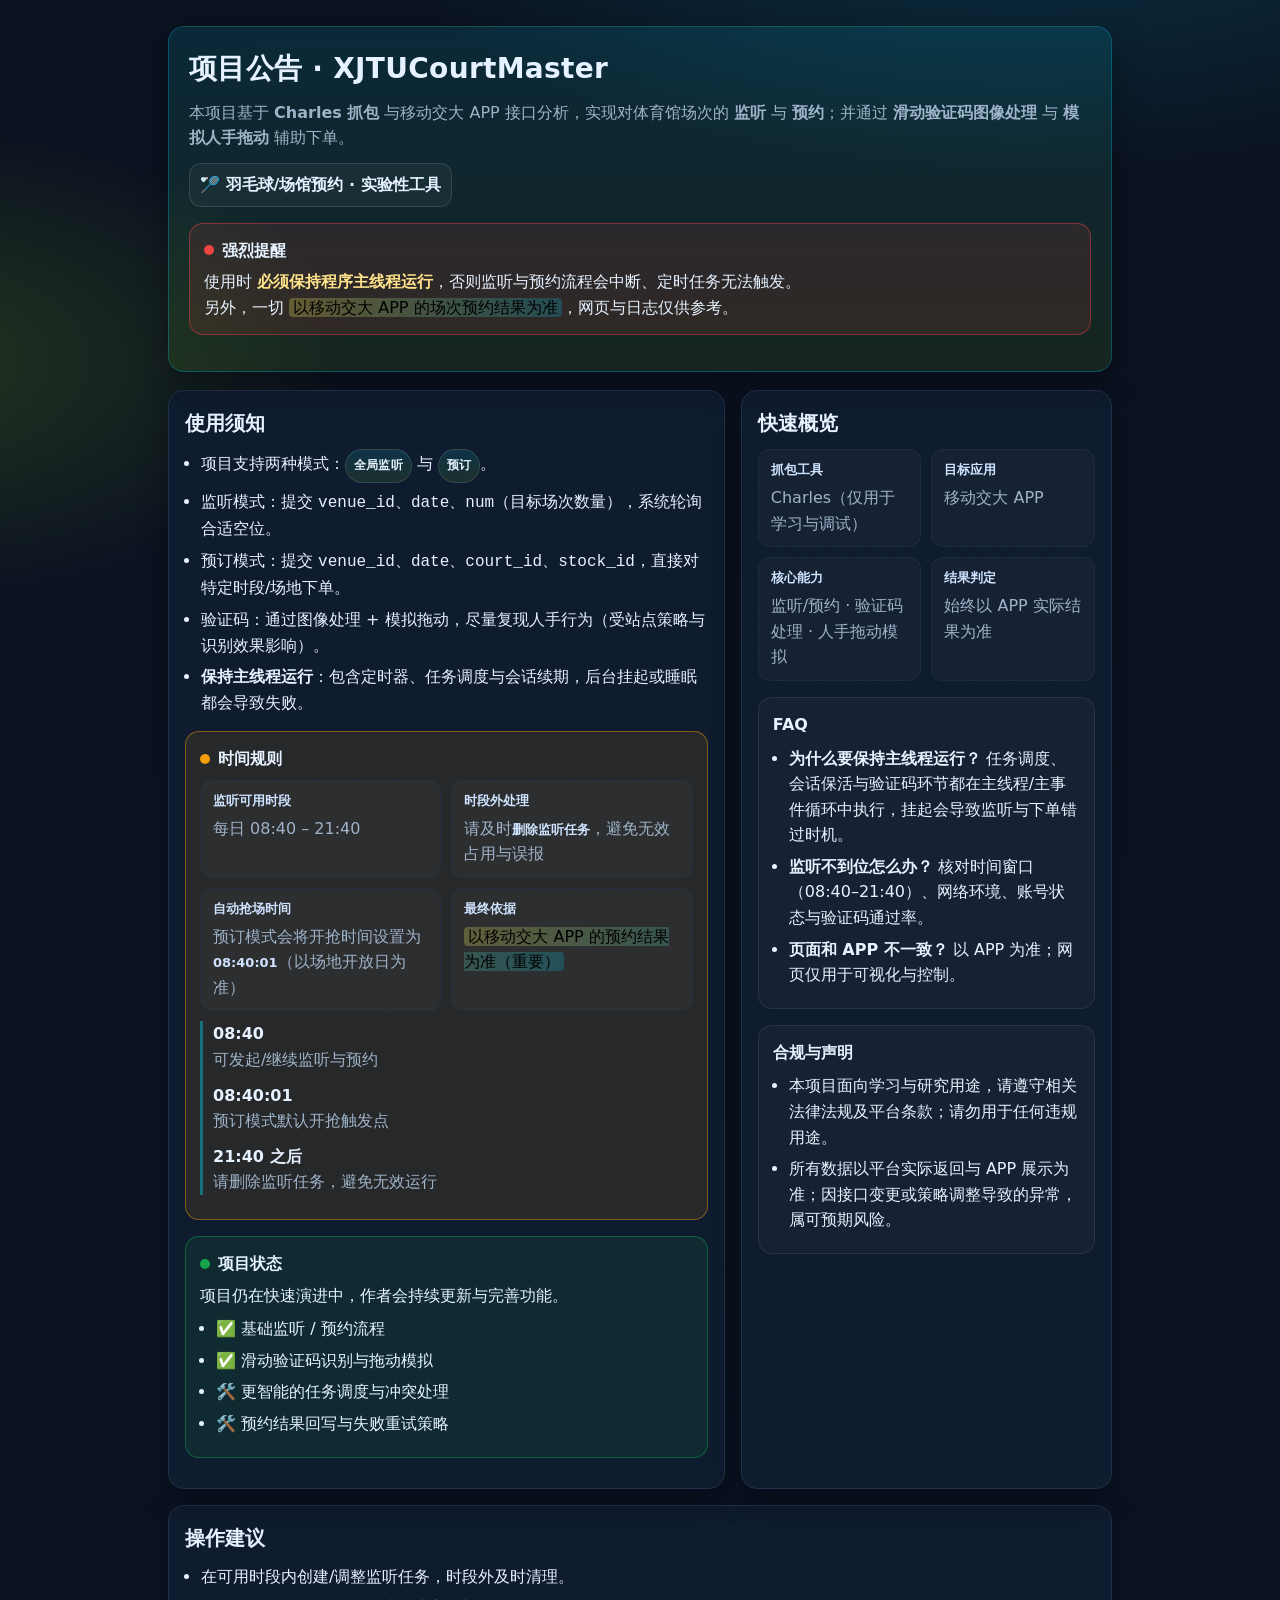
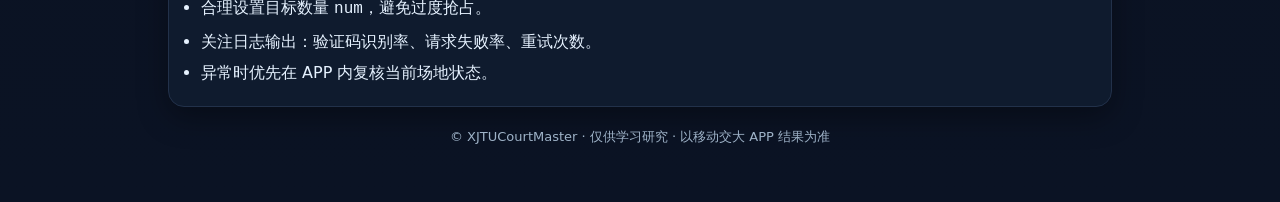
<file: static/announcement.html>
<!DOCTYPE html>
<html lang="zh-CN">
<head>
    <meta charset="utf-8" />
    <meta name="viewport" content="width=device-width,initial-scale=1" />
    <title>XJTUCourtMaster · 项目公告</title>
    <meta name="description" content="XJTUCourtMaster 项目公告与使用须知" />
    <style>
        :root{
            --bg: #0b1220;
            --card: #0f1b2e;
            --brand-prim: #06b6d4;   /* 青绿 */
            --brand-accent: #84cc16; /* 青柠 */
            --text: #e6f2ff;
            --muted: #9fb3c8;
            --border: #22314a;
            --danger: #ef4444;
            --warn: #f59e0b;
            --ok: #16a34a;
            --shadow: 0 10px 30px rgba(0,0,0,.35);
            --radius: 16px;
        }
        *{box-sizing:border-box}
        body{
            margin:0; color:var(--text);
            background:
                    radial-gradient(1200px 600px at 80% -10%, rgba(6,182,212,.25), transparent 60%),
                    radial-gradient(800px 400px at -10% 20%, rgba(132,204,22,.2), transparent 60%),
                    linear-gradient(180deg, #0b1220 0%, #0b1324 100%);
            font: 16px/1.6 ui-sans-serif, system-ui, -apple-system, "PingFang SC","Microsoft YaHei",Segoe UI,Roboto,Arial;
            -webkit-font-smoothing: antialiased; -moz-osx-font-smoothing: grayscale;
        }
        .wrap{ max-width: 980px; margin: 26px auto 60px; padding: 0 18px; }
        .hero{
            background: linear-gradient(180deg, rgba(6,182,212,.14), rgba(132,204,22,.10));
            border:1px solid rgba(6,182,212,.30); border-radius: var(--radius);
            box-shadow: var(--shadow); padding: 20px; position: relative; overflow: hidden;
        }
        .hero h1{ margin:0 0 6px; font-size: 28px; letter-spacing:.3px }
        .hero p{ margin:8px 0 0; color:var(--muted) }
        .hero .badge{
            display:inline-flex; gap:8px; align-items:center; font-weight:800; margin-top:12px;
            padding:8px 10px; border-radius: 12px; border:1px solid rgba(255,255,255,.12);
            background: rgba(255,255,255,.04);
        }

        .grid{ display:grid; grid-template-columns: 1fr; gap:16px; margin-top:18px; }
        @media (min-width: 900px){ .grid{ grid-template-columns: 1.2fr .8fr; } }

        .card{
            background: var(--card); border:1px solid var(--border);
            border-radius: var(--radius); box-shadow: var(--shadow);
            padding:16px 16px 14px;
        }
        .card h2{ margin:0 0 10px; font-size:20px; }
        .list{ margin:8px 0 0; padding-left: 16px; }
        .list li{ margin:6px 0; }

        .callout{
            margin: 16px 0; padding:14px; border-radius:14px; border:1px solid rgba(255,255,255,.08);
            background: rgba(255,255,255,.03);
        }
        .callout.warn{ border-color: rgba(245,158,11,.45); background: rgba(245,158,11,.10); }
        .callout.danger{ border-color: rgba(239,68,68,.45); background: rgba(239,68,68,.12); }
        .callout.ok{ border-color: rgba(22,163,74,.45); background: rgba(22,163,74,.12); }
        .callout .title{ font-weight:800; display:flex; align-items:center; gap:8px; margin-bottom:6px; }
        .callout .title .dot{ width:10px; height:10px; border-radius:50%; display:inline-block; }
        .dot.warn{ background: var(--warn); } .dot.danger{ background: var(--danger); } .dot.ok{ background: var(--ok); }

        .kvs{ display:grid; grid-template-columns: repeat(2, minmax(0,1fr)); gap:10px; margin-top:8px; }
        .kv{ display:flex; flex-direction:column; gap:4px; padding:10px 12px; border:1px dashed var(--border); border-radius:12px; background: rgba(255,255,255,.03); }
        .kv b{ font-size:13px; color:#cfe3ff; } .kv span{ color:var(--muted) }

        .timeline{ margin-top:10px; border-left:3px solid rgba(6,182,212,.5); padding-left:10px; }
        .tl-step{ margin:10px 0; }
        .tl-step b{ display:block; }
        .pill{
            display:inline-flex; align-items:center; gap:6px; font-size:12px; font-weight:800; letter-spacing:.2px;
            padding:6px 8px; border-radius:999px; border:1px solid rgba(255,255,255,.12);
            background: linear-gradient(180deg, rgba(6,182,212,.16), rgba(132,204,22,.12));
        }
        .muted{ color:var(--muted) }

        .footer{
            margin-top:20px; color:var(--muted); font-size:13px; text-align:center;
        }
        .strong{ font-weight:900; color: #ffe28a; }
        mark{ background: linear-gradient(90deg, rgba(255,238,88,.25), rgba(6,182,212,.25)); padding: 0 .25em; border-radius:4px; }

        /* 返回顶部按钮 */
        .top{
            position: fixed; right: 18px; bottom: 18px; z-index: 50;
            padding:10px 12px; border-radius:12px; border:1px solid var(--border);
            background: rgba(255,255,255,.06); color:var(--text); cursor:pointer;
            box-shadow: var(--shadow); display:none;
        }
    </style>
</head>
<body>
<div class="wrap">
    <section class="hero">
        <h1>项目公告 · XJTUCourtMaster</h1>
        <p>本项目基于 <strong>Charles 抓包</strong> 与移动交大 APP 接口分析，实现对体育馆场次的 <strong>监听</strong> 与 <strong>预约</strong>；并通过 <strong>滑动验证码图像处理</strong> 与 <strong>模拟人手拖动</strong> 辅助下单。</p>
        <span class="badge">🏸 羽毛球/场馆预约 · 实验性工具</span>
        <div class="callout danger">
            <div class="title"><span class="dot danger"></span>强烈提醒</div>
            <div>
                使用时 <span class="strong">必须保持程序主线程运行</span>，否则监听与预约流程会中断、定时任务无法触发。<br/>
                另外，一切 <mark>以移动交大 APP 的场次预约结果为准</mark>，网页与日志仅供参考。
            </div>
        </div>
    </section>

    <div class="grid">
        <!-- 左列：规则与说明 -->
        <section class="card">
            <h2>使用须知</h2>
            <ul class="list">
                <li>项目支持两种模式：<span class="pill">全局监听</span> 与 <span class="pill">预订</span>。</li>
                <li>监听模式：提交 <code>venue_id</code>、<code>date</code>、<code>num</code>（目标场次数量），系统轮询合适空位。</li>
                <li>预订模式：提交 <code>venue_id</code>、<code>date</code>、<code>court_id</code>、<code>stock_id</code>，直接对特定时段/场地下单。</li>
                <li>验证码：通过图像处理 + 模拟拖动，尽量复现人手行为（受站点策略与识别效果影响）。</li>
                <li><b>保持主线程运行</b>：包含定时器、任务调度与会话续期，后台挂起或睡眠都会导致失败。</li>
            </ul>

            <div class="callout warn">
                <div class="title"><span class="dot warn"></span>时间规则</div>
                <div class="kvs">
                    <div class="kv"><b>监听可用时段</b><span>每日 08:40 – 21:40</span></div>
                    <div class="kv"><b>时段外处理</b><span>请及时<b>删除监听任务</b>，避免无效占用与误报</span></div>
                    <div class="kv"><b>自动抢场时间</b><span>预订模式会将开抢时间设置为 <b>08:40:01</b>（以场地开放日为准）</span></div>
                    <div class="kv"><b>最终依据</b><span><mark>以移动交大 APP 的预约结果为准（重要）</mark></span></div>
                </div>
                <div class="timeline">
                    <div class="tl-step"><b>08:40</b><span class="muted">可发起/继续监听与预约</span></div>
                    <div class="tl-step"><b>08:40:01</b><span class="muted">预订模式默认开抢触发点</span></div>
                    <div class="tl-step"><b>21:40 之后</b><span class="muted">请删除监听任务，避免无效运行</span></div>
                </div>
            </div>

            <div class="callout ok">
                <div class="title"><span class="dot ok"></span>项目状态</div>
                <div>项目仍在快速演进中，作者会持续更新与完善功能。</div>
                <ul class="list">
                    <li>✅ 基础监听 / 预约流程</li>
                    <li>✅ 滑动验证码识别与拖动模拟</li>
                    <li>🛠️ 更智能的任务调度与冲突处理</li>
                    <li>🛠️ 预约结果回写与失败重试策略</li>
                </ul>
            </div>
        </section>

        <!-- 右列：快速概览 & FAQ -->
        <aside class="card">
            <h2>快速概览</h2>
            <div class="kvs">
                <div class="kv"><b>抓包工具</b><span>Charles（仅用于学习与调试）</span></div>
                <div class="kv"><b>目标应用</b><span>移动交大 APP</span></div>
                <div class="kv"><b>核心能力</b><span>监听/预约 · 验证码处理 · 人手拖动模拟</span></div>
                <div class="kv"><b>结果判定</b><span>始终以 APP 实际结果为准</span></div>
            </div>

            <div class="callout">
                <div class="title">FAQ</div>
                <ul class="list">
                    <li><b>为什么要保持主线程运行？</b> 任务调度、会话保活与验证码环节都在主线程/主事件循环中执行，挂起会导致监听与下单错过时机。</li>
                    <li><b>监听不到位怎么办？</b> 核对时间窗口（08:40–21:40）、网络环境、账号状态与验证码通过率。</li>
                    <li><b>页面和 APP 不一致？</b> 以 APP 为准；网页仅用于可视化与控制。</li>
                </ul>
            </div>

            <div class="callout">
                <div class="title">合规与声明</div>
                <ul class="list">
                    <li>本项目面向学习与研究用途，请遵守相关法律法规及平台条款；请勿用于任何违规用途。</li>
                    <li>所有数据以平台实际返回与 APP 展示为准；因接口变更或策略调整导致的异常，属可预期风险。</li>
                </ul>
            </div>
        </aside>
    </div>

    <section class="card" style="margin-top:16px;">
        <h2>操作建议</h2>
        <ul class="list">
            <li>在可用时段内创建/调整监听任务，时段外及时清理。</li>
            <li>合理设置目标数量 <code>num</code>，避免过度抢占。</li>
            <li>关注日志输出：验证码识别率、请求失败率、重试次数。</li>
            <li>异常时优先在 APP 内复核当前场地状态。</li>
        </ul>
    </section>

    <p class="footer">© XJTUCourtMaster · 仅供学习研究 · 以移动交大 APP 结果为准</p>
</div>

<button class="top" id="backTop" aria-label="返回顶部">↑ 返回顶部</button>
<script>
    // 返回顶部小交互
    (function(){
        const btn = document.getElementById('backTop');
        const onScroll = ()=>{ btn.style.display = window.scrollY > 200 ? 'block' : 'none'; };
        window.addEventListener('scroll', onScroll, {passive:true});
        btn.addEventListener('click', ()=> window.scrollTo({top:0, behavior:'smooth'}));
        onScroll();
    })();
</script>
</body>
</html>
</file>
